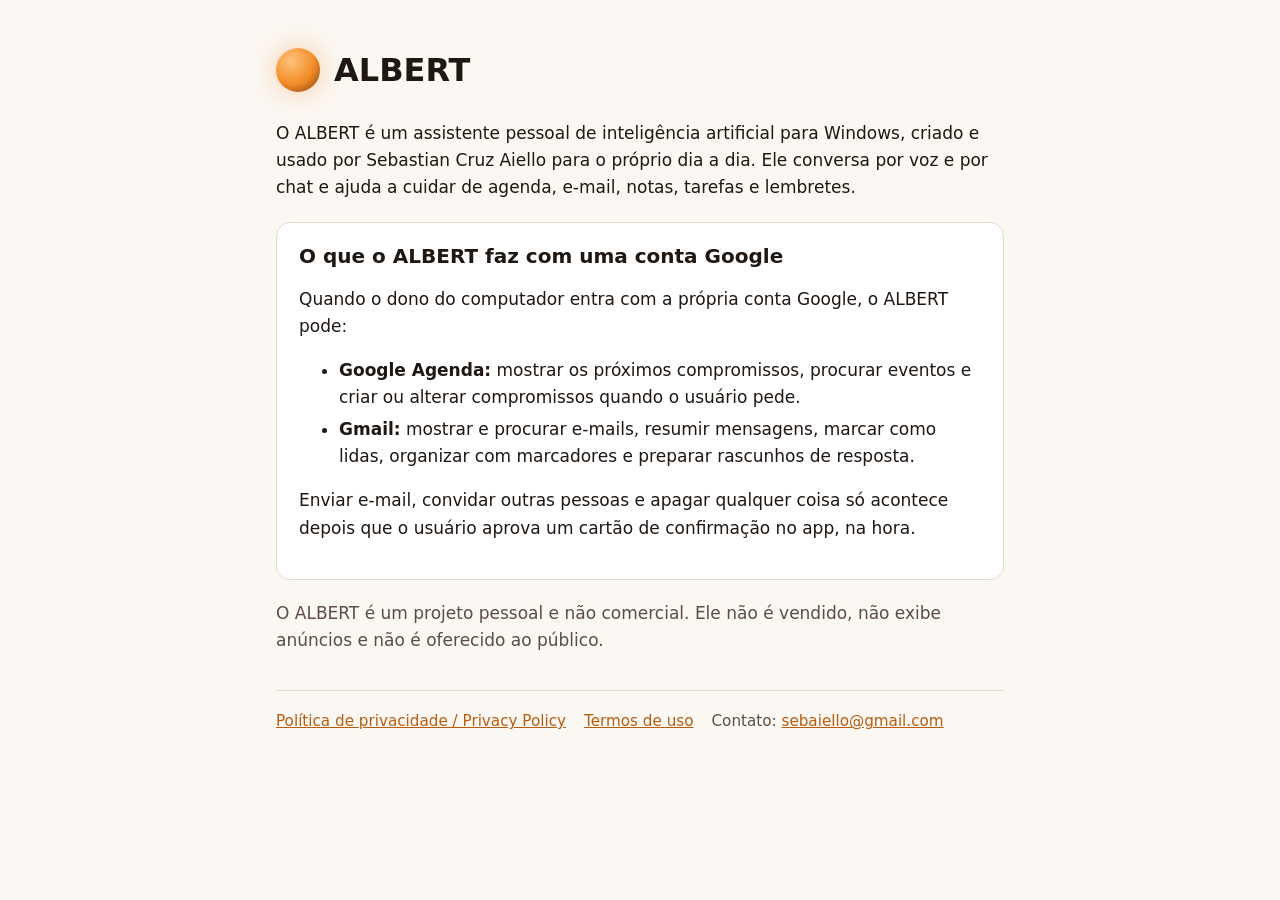
<file: index.html>
<!doctype html>
<html lang="pt-BR">
<head>
<meta charset="utf-8">
<meta name="viewport" content="width=device-width,initial-scale=1">
<title>ALBERT</title>
<meta name="description" content="ALBERT é um assistente pessoal para Windows que ajuda o próprio dono a organizar agenda, e-mail, notas e tarefas.">
<link rel="stylesheet" href="estilo.css">
</head>
<body>
<main>
<header><div class="orb" aria-hidden="true"></div><h1>ALBERT</h1></header>
<p>O ALBERT é um assistente pessoal de inteligência artificial para Windows, criado e usado por Sebastian Cruz Aiello para o próprio dia a dia. Ele conversa por voz e por chat e ajuda a cuidar de agenda, e-mail, notas, tarefas e lembretes.</p>
<div class="card">
<h2 style="margin-top:0">O que o ALBERT faz com uma conta Google</h2>
<p>Quando o dono do computador entra com a própria conta Google, o ALBERT pode:</p>
<ul>
<li><strong>Google Agenda:</strong> mostrar os próximos compromissos, procurar eventos e criar ou alterar compromissos quando o usuário pede.</li>
<li><strong>Gmail:</strong> mostrar e procurar e-mails, resumir mensagens, marcar como lidas, organizar com marcadores e preparar rascunhos de resposta.</li>
</ul>
<p>Enviar e-mail, convidar outras pessoas e apagar qualquer coisa só acontece depois que o usuário aprova um cartão de confirmação no app, na hora.</p>
</div>
<p class="suave">O ALBERT é um projeto pessoal e não comercial. Ele não é vendido, não exibe anúncios e não é oferecido ao público.</p>
<nav>
<a href="privacidade.html">Política de privacidade / Privacy Policy</a>
<a href="termos.html">Termos de uso</a>
<span class="suave">Contato: <a href="mailto:sebaiello@gmail.com">sebaiello@gmail.com</a></span>
</nav>
</main>
</body>
</html>
</file>
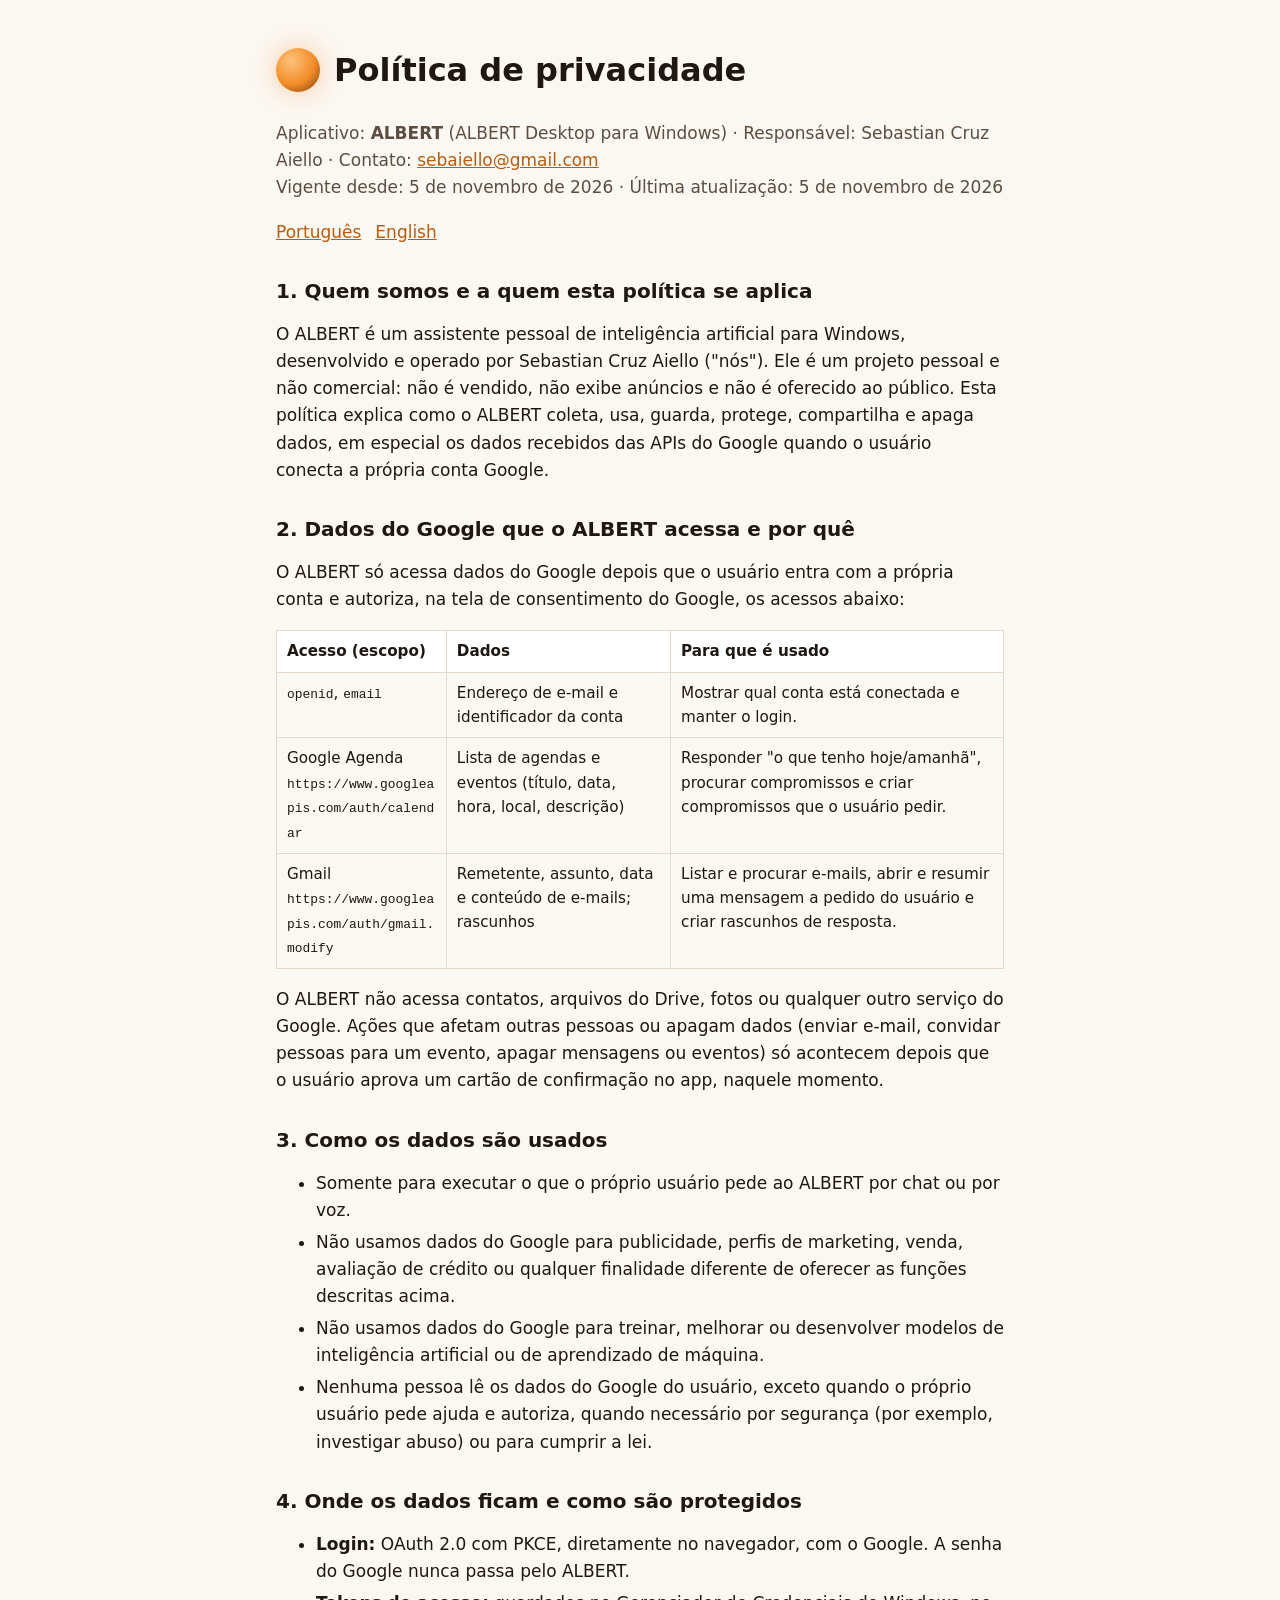
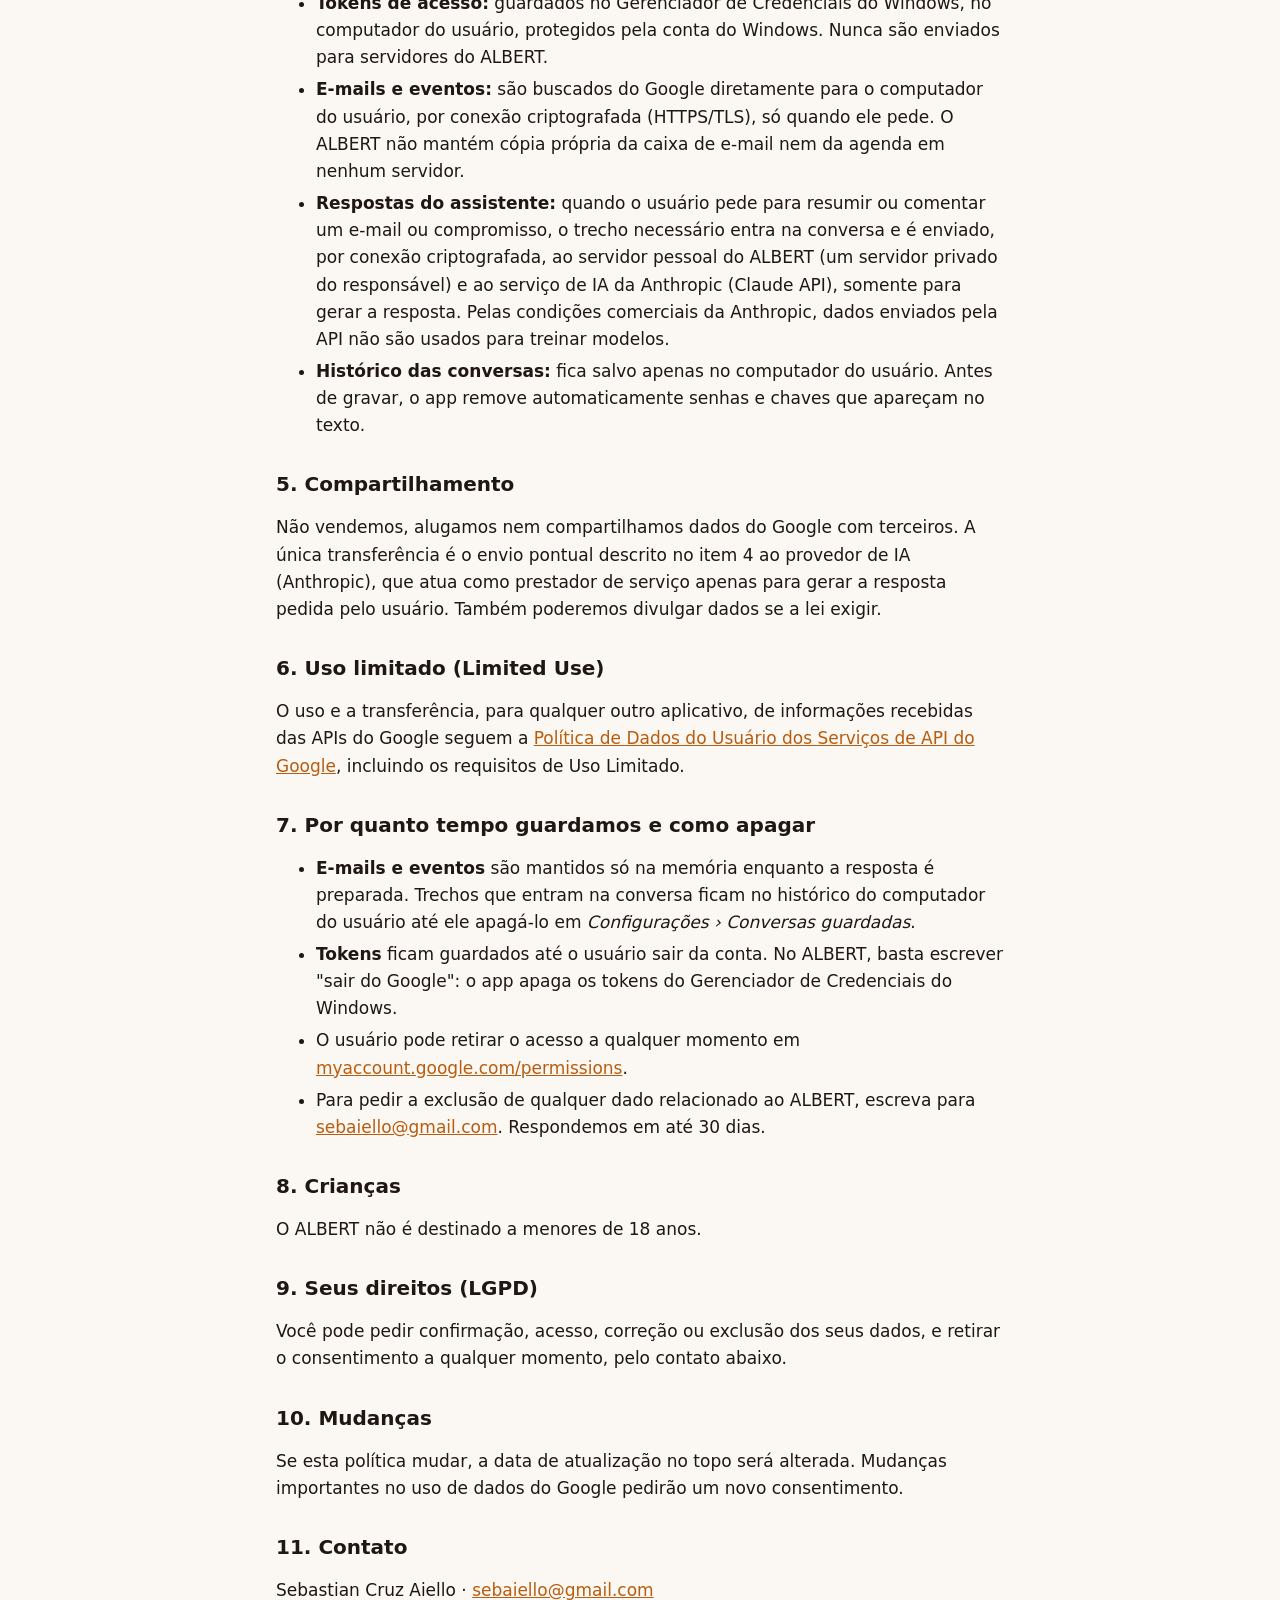
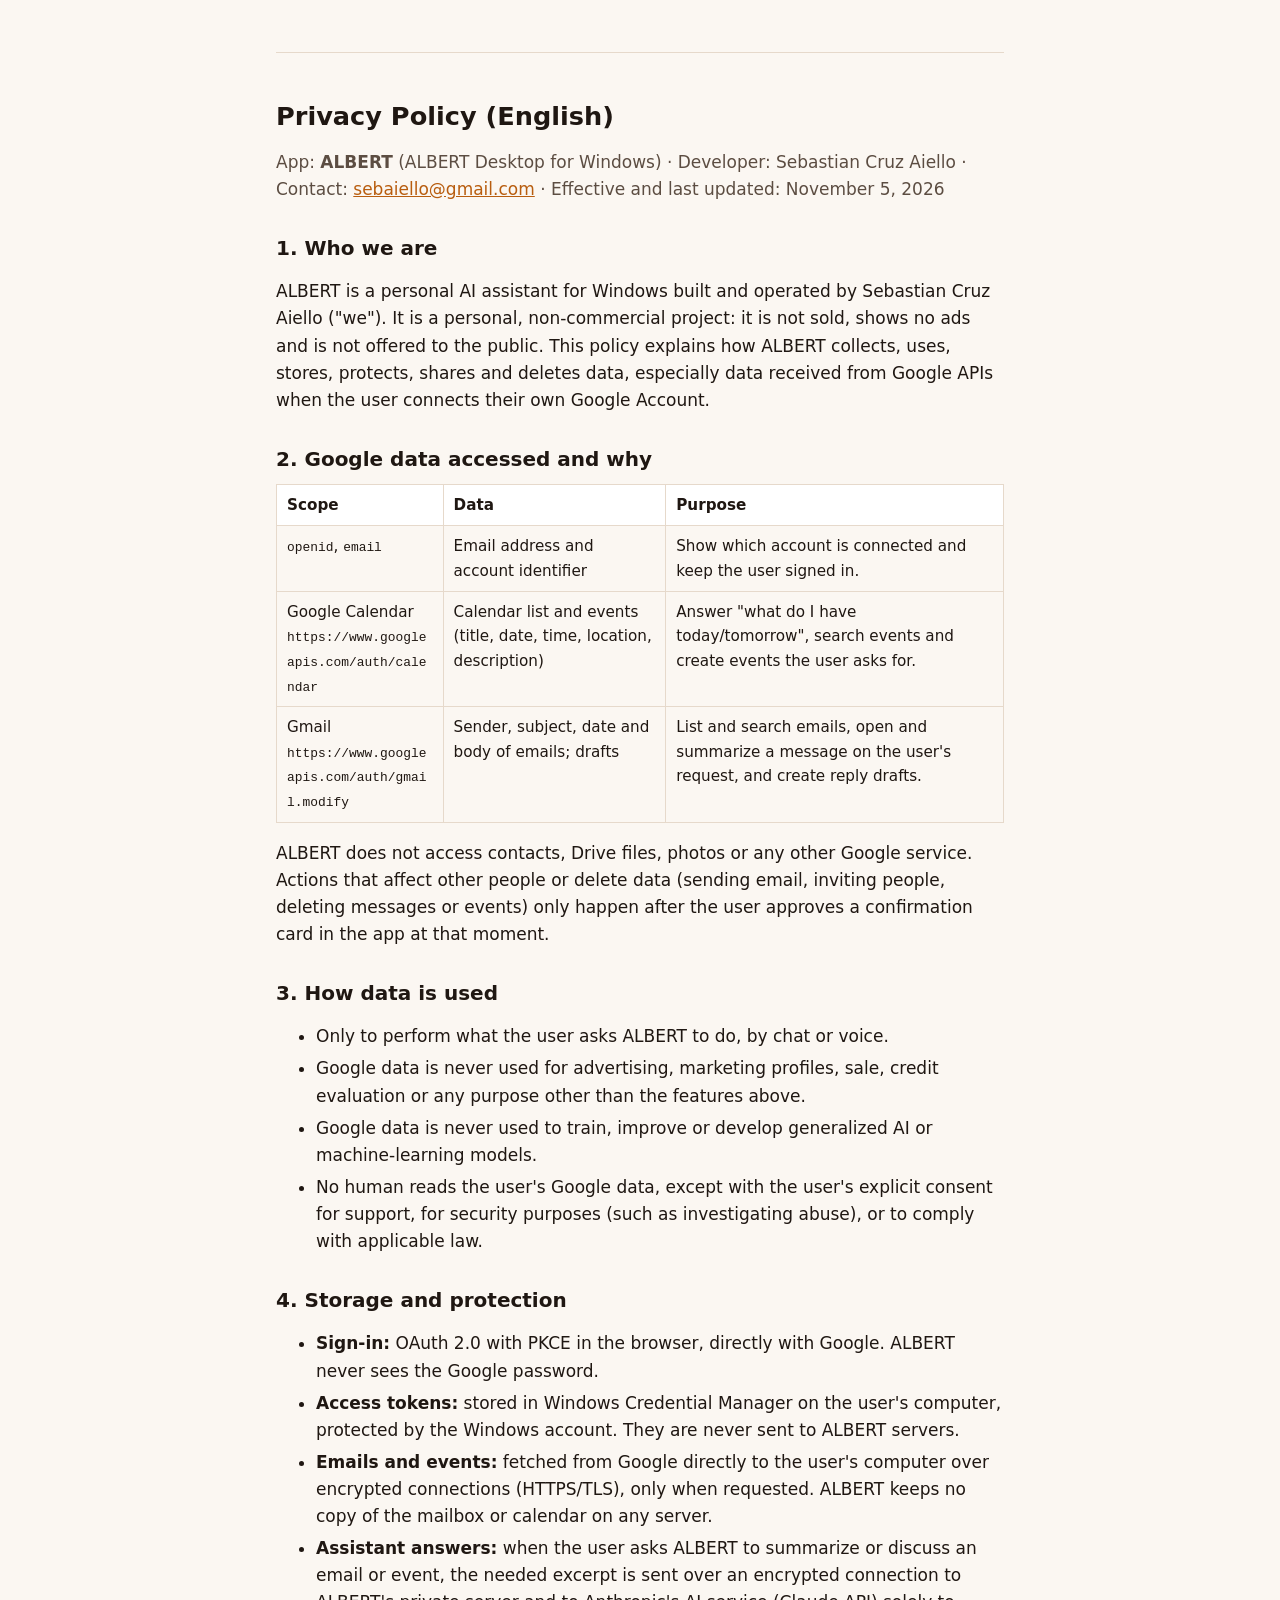
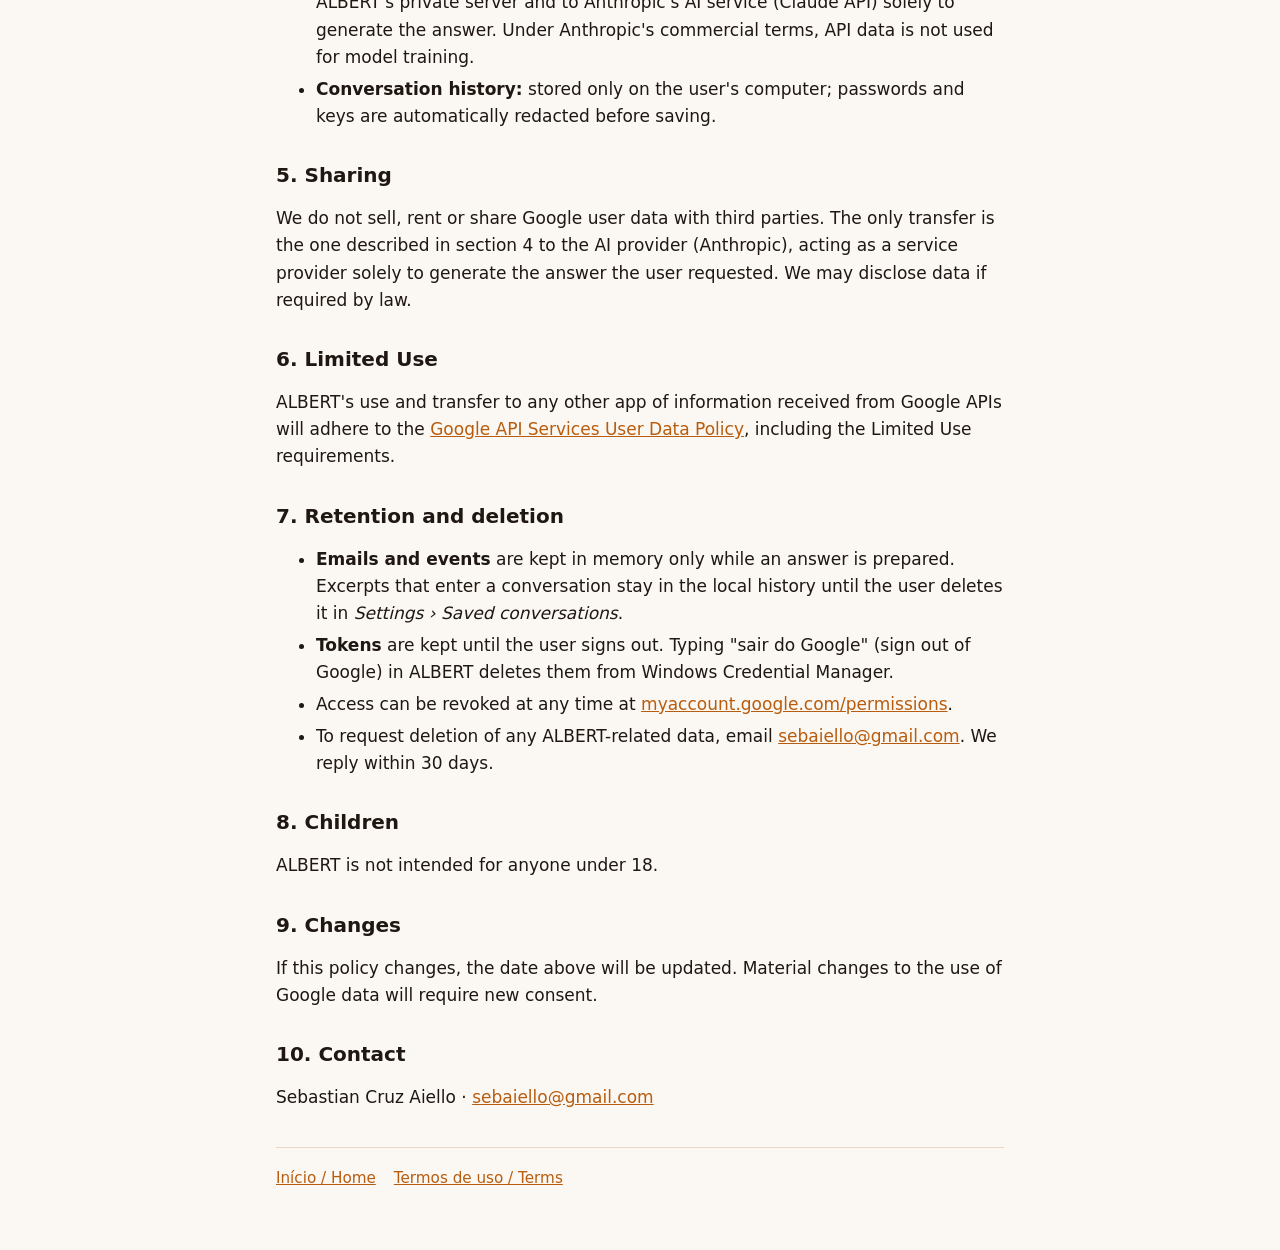
<file: privacidade.html>
<!doctype html>
<html lang="pt-BR">
<head>
<meta charset="utf-8">
<meta name="viewport" content="width=device-width,initial-scale=1">
<title>ALBERT · Política de privacidade / Privacy Policy</title>
<meta name="description" content="Política de privacidade do ALBERT: quais dados do Google são acessados, como são usados, guardados, protegidos e apagados.">
<link rel="stylesheet" href="estilo.css">
<style>table{width:100%;border-collapse:collapse;margin:12px 0;font-size:.95rem}th,td{border:1px solid var(--linha);padding:8px 10px;text-align:left;vertical-align:top}th{background:var(--card)}code{font-size:.85em;word-break:break-all}.idioma{display:flex;gap:14px;margin:8px 0 24px}</style>
</head>
<body>
<main>
<header><div class="orb" aria-hidden="true"></div><h1>Política de privacidade</h1></header>
<p class="suave">Aplicativo: <strong>ALBERT</strong> (ALBERT Desktop para Windows) · Responsável: Sebastian Cruz Aiello · Contato: <a href="mailto:sebaiello@gmail.com">sebaiello@gmail.com</a><br>Vigente desde: 5 de novembro de 2026 · Última atualização: 5 de novembro de 2026</p>
<div class="idioma"><a href="#pt">Português</a><a href="#en">English</a></div>

<section id="pt">
<h2>1. Quem somos e a quem esta política se aplica</h2>
<p>O ALBERT é um assistente pessoal de inteligência artificial para Windows, desenvolvido e operado por Sebastian Cruz Aiello ("nós"). Ele é um projeto pessoal e não comercial: não é vendido, não exibe anúncios e não é oferecido ao público. Esta política explica como o ALBERT coleta, usa, guarda, protege, compartilha e apaga dados, em especial os dados recebidos das APIs do Google quando o usuário conecta a própria conta Google.</p>

<h2>2. Dados do Google que o ALBERT acessa e por quê</h2>
<p>O ALBERT só acessa dados do Google depois que o usuário entra com a própria conta e autoriza, na tela de consentimento do Google, os acessos abaixo:</p>
<table>
<tr><th>Acesso (escopo)</th><th>Dados</th><th>Para que é usado</th></tr>
<tr><td><code>openid</code>, <code>email</code></td><td>Endereço de e-mail e identificador da conta</td><td>Mostrar qual conta está conectada e manter o login.</td></tr>
<tr><td>Google Agenda<br><code>https://www.googleapis.com/auth/calendar</code></td><td>Lista de agendas e eventos (título, data, hora, local, descrição)</td><td>Responder "o que tenho hoje/amanhã", procurar compromissos e criar compromissos que o usuário pedir.</td></tr>
<tr><td>Gmail<br><code>https://www.googleapis.com/auth/gmail.modify</code></td><td>Remetente, assunto, data e conteúdo de e-mails; rascunhos</td><td>Listar e procurar e-mails, abrir e resumir uma mensagem a pedido do usuário e criar rascunhos de resposta.</td></tr>
</table>
<p>O ALBERT não acessa contatos, arquivos do Drive, fotos ou qualquer outro serviço do Google. Ações que afetam outras pessoas ou apagam dados (enviar e-mail, convidar pessoas para um evento, apagar mensagens ou eventos) só acontecem depois que o usuário aprova um cartão de confirmação no app, naquele momento.</p>

<h2>3. Como os dados são usados</h2>
<ul>
<li>Somente para executar o que o próprio usuário pede ao ALBERT por chat ou por voz.</li>
<li>Não usamos dados do Google para publicidade, perfis de marketing, venda, avaliação de crédito ou qualquer finalidade diferente de oferecer as funções descritas acima.</li>
<li>Não usamos dados do Google para treinar, melhorar ou desenvolver modelos de inteligência artificial ou de aprendizado de máquina.</li>
<li>Nenhuma pessoa lê os dados do Google do usuário, exceto quando o próprio usuário pede ajuda e autoriza, quando necessário por segurança (por exemplo, investigar abuso) ou para cumprir a lei.</li>
</ul>

<h2>4. Onde os dados ficam e como são protegidos</h2>
<ul>
<li><strong>Login:</strong> OAuth 2.0 com PKCE, diretamente no navegador, com o Google. A senha do Google nunca passa pelo ALBERT.</li>
<li><strong>Tokens de acesso:</strong> guardados no Gerenciador de Credenciais do Windows, no computador do usuário, protegidos pela conta do Windows. Nunca são enviados para servidores do ALBERT.</li>
<li><strong>E-mails e eventos:</strong> são buscados do Google diretamente para o computador do usuário, por conexão criptografada (HTTPS/TLS), só quando ele pede. O ALBERT não mantém cópia própria da caixa de e-mail nem da agenda em nenhum servidor.</li>
<li><strong>Respostas do assistente:</strong> quando o usuário pede para resumir ou comentar um e-mail ou compromisso, o trecho necessário entra na conversa e é enviado, por conexão criptografada, ao servidor pessoal do ALBERT (um servidor privado do responsável) e ao serviço de IA da Anthropic (Claude API), somente para gerar a resposta. Pelas condições comerciais da Anthropic, dados enviados pela API não são usados para treinar modelos.</li>
<li><strong>Histórico das conversas:</strong> fica salvo apenas no computador do usuário. Antes de gravar, o app remove automaticamente senhas e chaves que apareçam no texto.</li>
</ul>

<h2>5. Compartilhamento</h2>
<p>Não vendemos, alugamos nem compartilhamos dados do Google com terceiros. A única transferência é o envio pontual descrito no item 4 ao provedor de IA (Anthropic), que atua como prestador de serviço apenas para gerar a resposta pedida pelo usuário. Também poderemos divulgar dados se a lei exigir.</p>

<h2>6. Uso limitado (Limited Use)</h2>
<p>O uso e a transferência, para qualquer outro aplicativo, de informações recebidas das APIs do Google seguem a <a href="https://developers.google.com/terms/api-services-user-data-policy">Política de Dados do Usuário dos Serviços de API do Google</a>, incluindo os requisitos de Uso Limitado.</p>

<h2>7. Por quanto tempo guardamos e como apagar</h2>
<ul>
<li><strong>E-mails e eventos</strong> são mantidos só na memória enquanto a resposta é preparada. Trechos que entram na conversa ficam no histórico do computador do usuário até ele apagá-lo em <em>Configurações › Conversas guardadas</em>.</li>
<li><strong>Tokens</strong> ficam guardados até o usuário sair da conta. No ALBERT, basta escrever "sair do Google": o app apaga os tokens do Gerenciador de Credenciais do Windows.</li>
<li>O usuário pode retirar o acesso a qualquer momento em <a href="https://myaccount.google.com/permissions">myaccount.google.com/permissions</a>.</li>
<li>Para pedir a exclusão de qualquer dado relacionado ao ALBERT, escreva para <a href="mailto:sebaiello@gmail.com">sebaiello@gmail.com</a>. Respondemos em até 30 dias.</li>
</ul>

<h2>8. Crianças</h2>
<p>O ALBERT não é destinado a menores de 18 anos.</p>

<h2>9. Seus direitos (LGPD)</h2>
<p>Você pode pedir confirmação, acesso, correção ou exclusão dos seus dados, e retirar o consentimento a qualquer momento, pelo contato abaixo.</p>

<h2>10. Mudanças</h2>
<p>Se esta política mudar, a data de atualização no topo será alterada. Mudanças importantes no uso de dados do Google pedirão um novo consentimento.</p>

<h2>11. Contato</h2>
<p>Sebastian Cruz Aiello · <a href="mailto:sebaiello@gmail.com">sebaiello@gmail.com</a></p>
</section>

<hr style="border:0;border-top:1px solid var(--linha);margin:48px 0">

<section id="en" lang="en">
<h1 style="font-size:1.6rem">Privacy Policy (English)</h1>
<p class="suave">App: <strong>ALBERT</strong> (ALBERT Desktop for Windows) · Developer: Sebastian Cruz Aiello · Contact: <a href="mailto:sebaiello@gmail.com">sebaiello@gmail.com</a> · Effective and last updated: November 5, 2026</p>

<h2>1. Who we are</h2>
<p>ALBERT is a personal AI assistant for Windows built and operated by Sebastian Cruz Aiello ("we"). It is a personal, non-commercial project: it is not sold, shows no ads and is not offered to the public. This policy explains how ALBERT collects, uses, stores, protects, shares and deletes data, especially data received from Google APIs when the user connects their own Google Account.</p>

<h2>2. Google data accessed and why</h2>
<table>
<tr><th>Scope</th><th>Data</th><th>Purpose</th></tr>
<tr><td><code>openid</code>, <code>email</code></td><td>Email address and account identifier</td><td>Show which account is connected and keep the user signed in.</td></tr>
<tr><td>Google Calendar<br><code>https://www.googleapis.com/auth/calendar</code></td><td>Calendar list and events (title, date, time, location, description)</td><td>Answer "what do I have today/tomorrow", search events and create events the user asks for.</td></tr>
<tr><td>Gmail<br><code>https://www.googleapis.com/auth/gmail.modify</code></td><td>Sender, subject, date and body of emails; drafts</td><td>List and search emails, open and summarize a message on the user's request, and create reply drafts.</td></tr>
</table>
<p>ALBERT does not access contacts, Drive files, photos or any other Google service. Actions that affect other people or delete data (sending email, inviting people, deleting messages or events) only happen after the user approves a confirmation card in the app at that moment.</p>

<h2>3. How data is used</h2>
<ul>
<li>Only to perform what the user asks ALBERT to do, by chat or voice.</li>
<li>Google data is never used for advertising, marketing profiles, sale, credit evaluation or any purpose other than the features above.</li>
<li>Google data is never used to train, improve or develop generalized AI or machine-learning models.</li>
<li>No human reads the user's Google data, except with the user's explicit consent for support, for security purposes (such as investigating abuse), or to comply with applicable law.</li>
</ul>

<h2>4. Storage and protection</h2>
<ul>
<li><strong>Sign-in:</strong> OAuth 2.0 with PKCE in the browser, directly with Google. ALBERT never sees the Google password.</li>
<li><strong>Access tokens:</strong> stored in Windows Credential Manager on the user's computer, protected by the Windows account. They are never sent to ALBERT servers.</li>
<li><strong>Emails and events:</strong> fetched from Google directly to the user's computer over encrypted connections (HTTPS/TLS), only when requested. ALBERT keeps no copy of the mailbox or calendar on any server.</li>
<li><strong>Assistant answers:</strong> when the user asks ALBERT to summarize or discuss an email or event, the needed excerpt is sent over an encrypted connection to ALBERT's private server and to Anthropic's AI service (Claude API) solely to generate the answer. Under Anthropic's commercial terms, API data is not used for model training.</li>
<li><strong>Conversation history:</strong> stored only on the user's computer; passwords and keys are automatically redacted before saving.</li>
</ul>

<h2>5. Sharing</h2>
<p>We do not sell, rent or share Google user data with third parties. The only transfer is the one described in section 4 to the AI provider (Anthropic), acting as a service provider solely to generate the answer the user requested. We may disclose data if required by law.</p>

<h2>6. Limited Use</h2>
<p>ALBERT's use and transfer to any other app of information received from Google APIs will adhere to the <a href="https://developers.google.com/terms/api-services-user-data-policy">Google API Services User Data Policy</a>, including the Limited Use requirements.</p>

<h2>7. Retention and deletion</h2>
<ul>
<li><strong>Emails and events</strong> are kept in memory only while an answer is prepared. Excerpts that enter a conversation stay in the local history until the user deletes it in <em>Settings › Saved conversations</em>.</li>
<li><strong>Tokens</strong> are kept until the user signs out. Typing "sair do Google" (sign out of Google) in ALBERT deletes them from Windows Credential Manager.</li>
<li>Access can be revoked at any time at <a href="https://myaccount.google.com/permissions">myaccount.google.com/permissions</a>.</li>
<li>To request deletion of any ALBERT-related data, email <a href="mailto:sebaiello@gmail.com">sebaiello@gmail.com</a>. We reply within 30 days.</li>
</ul>

<h2>8. Children</h2>
<p>ALBERT is not intended for anyone under 18.</p>

<h2>9. Changes</h2>
<p>If this policy changes, the date above will be updated. Material changes to the use of Google data will require new consent.</p>

<h2>10. Contact</h2>
<p>Sebastian Cruz Aiello · <a href="mailto:sebaiello@gmail.com">sebaiello@gmail.com</a></p>
</section>

<nav>
<a href="index.html">Início / Home</a>
<a href="termos.html">Termos de uso / Terms</a>
</nav>
</main>
</body>
</html>
</file>
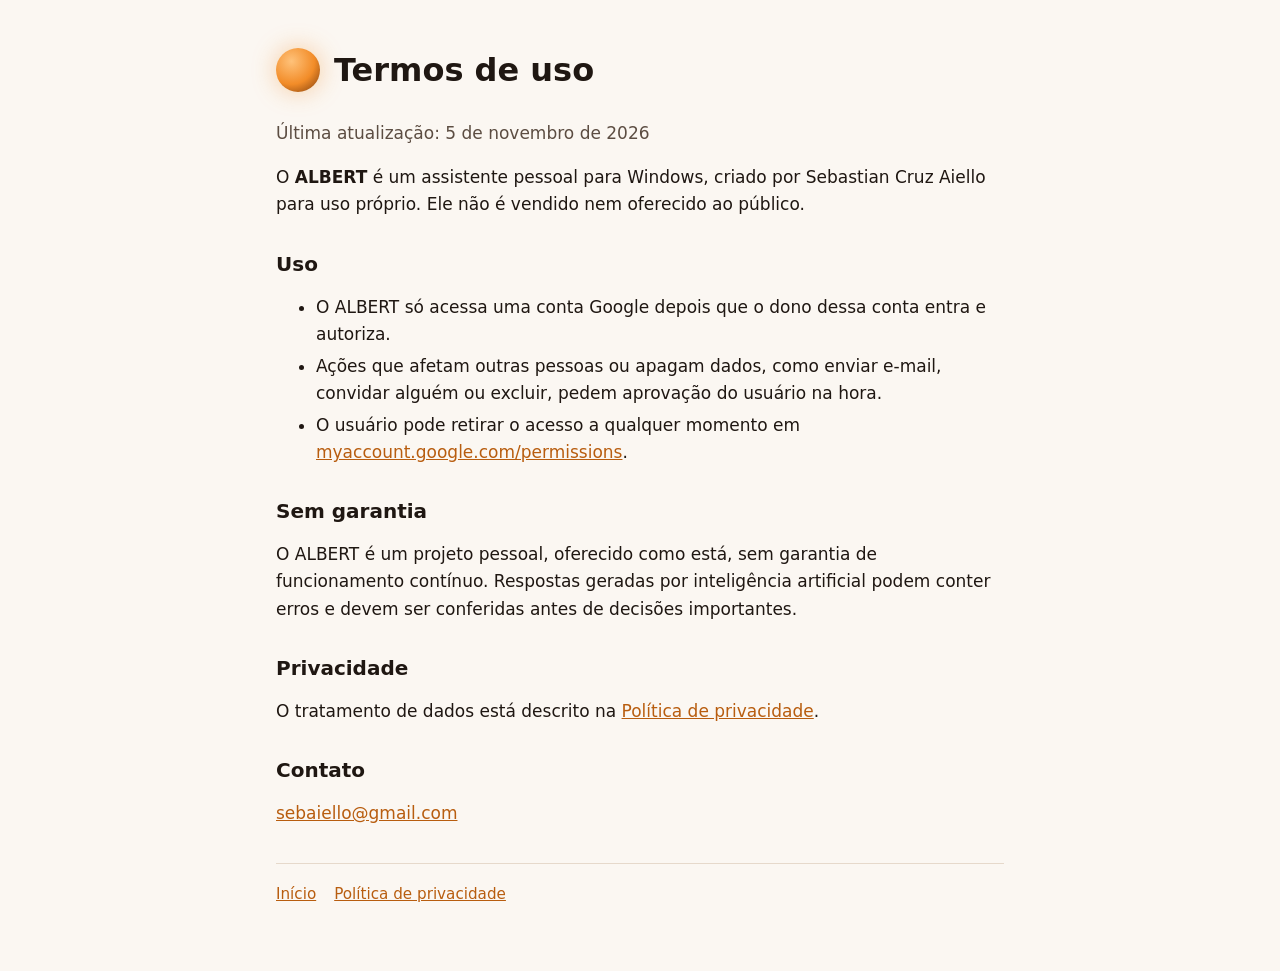
<file: termos.html>
<!doctype html>
<html lang="pt-BR">
<head>
<meta charset="utf-8">
<meta name="viewport" content="width=device-width,initial-scale=1">
<title>ALBERT · Termos de uso</title>
<link rel="stylesheet" href="estilo.css">
</head>
<body>
<main>
<header><div class="orb" aria-hidden="true"></div><h1>Termos de uso</h1></header>
<p class="suave">Última atualização: 5 de novembro de 2026</p>
<p>O <strong>ALBERT</strong> é um assistente pessoal para Windows, criado por Sebastian Cruz Aiello para uso próprio. Ele não é vendido nem oferecido ao público.</p>
<h2>Uso</h2>
<ul>
<li>O ALBERT só acessa uma conta Google depois que o dono dessa conta entra e autoriza.</li>
<li>Ações que afetam outras pessoas ou apagam dados, como enviar e-mail, convidar alguém ou excluir, pedem aprovação do usuário na hora.</li>
<li>O usuário pode retirar o acesso a qualquer momento em <a href="https://myaccount.google.com/permissions">myaccount.google.com/permissions</a>.</li>
</ul>
<h2>Sem garantia</h2>
<p>O ALBERT é um projeto pessoal, oferecido como está, sem garantia de funcionamento contínuo. Respostas geradas por inteligência artificial podem conter erros e devem ser conferidas antes de decisões importantes.</p>
<h2>Privacidade</h2>
<p>O tratamento de dados está descrito na <a href="privacidade.html">Política de privacidade</a>.</p>
<h2>Contato</h2>
<p><a href="mailto:sebaiello@gmail.com">sebaiello@gmail.com</a></p>
<nav>
<a href="index.html">Início</a>
<a href="privacidade.html">Política de privacidade</a>
</nav>
</main>
</body>
</html>
</file>
<file: estilo.css>
:root{--bg:#fbf7f2;--texto:#1f1712;--suave:#5c4d42;--linha:#e6d9cb;--destaque:#b85d0f;--card:#ffffff}
@media (prefers-color-scheme:dark){:root{--bg:#0e0b09;--texto:#f3ebe2;--suave:#c9b8a3;--linha:#2e241d;--destaque:#f28c28;--card:#17120e}}
*{box-sizing:border-box}
body{margin:0;background:var(--bg);color:var(--texto);font:17px/1.6 "IBM Plex Sans",system-ui,-apple-system,"Segoe UI",sans-serif}
main{max-width:760px;margin:0 auto;padding:48px 16px 64px}
header{display:flex;align-items:center;gap:14px;margin-bottom:28px}
.orb{width:44px;height:44px;border-radius:50%;background:radial-gradient(circle at 35% 30%,#ffc27a,#f28c28 55%,#7a3a0c);box-shadow:0 0 24px #f28c2866}
h1{font:600 2rem/1.2 "Space Grotesk",system-ui,sans-serif;margin:0}
h2{font:600 1.25rem/1.3 "Space Grotesk",system-ui,sans-serif;margin:2rem 0 .5rem}
a{color:var(--destaque)}
.suave{color:var(--suave)}
.card{background:var(--card);border:1px solid var(--linha);border-radius:14px;padding:20px 22px;margin:20px 0}
nav{display:flex;flex-wrap:wrap;gap:18px;margin-top:36px;padding-top:18px;border-top:1px solid var(--linha);font-size:.95rem}
li{margin:.3rem 0}
</file>
